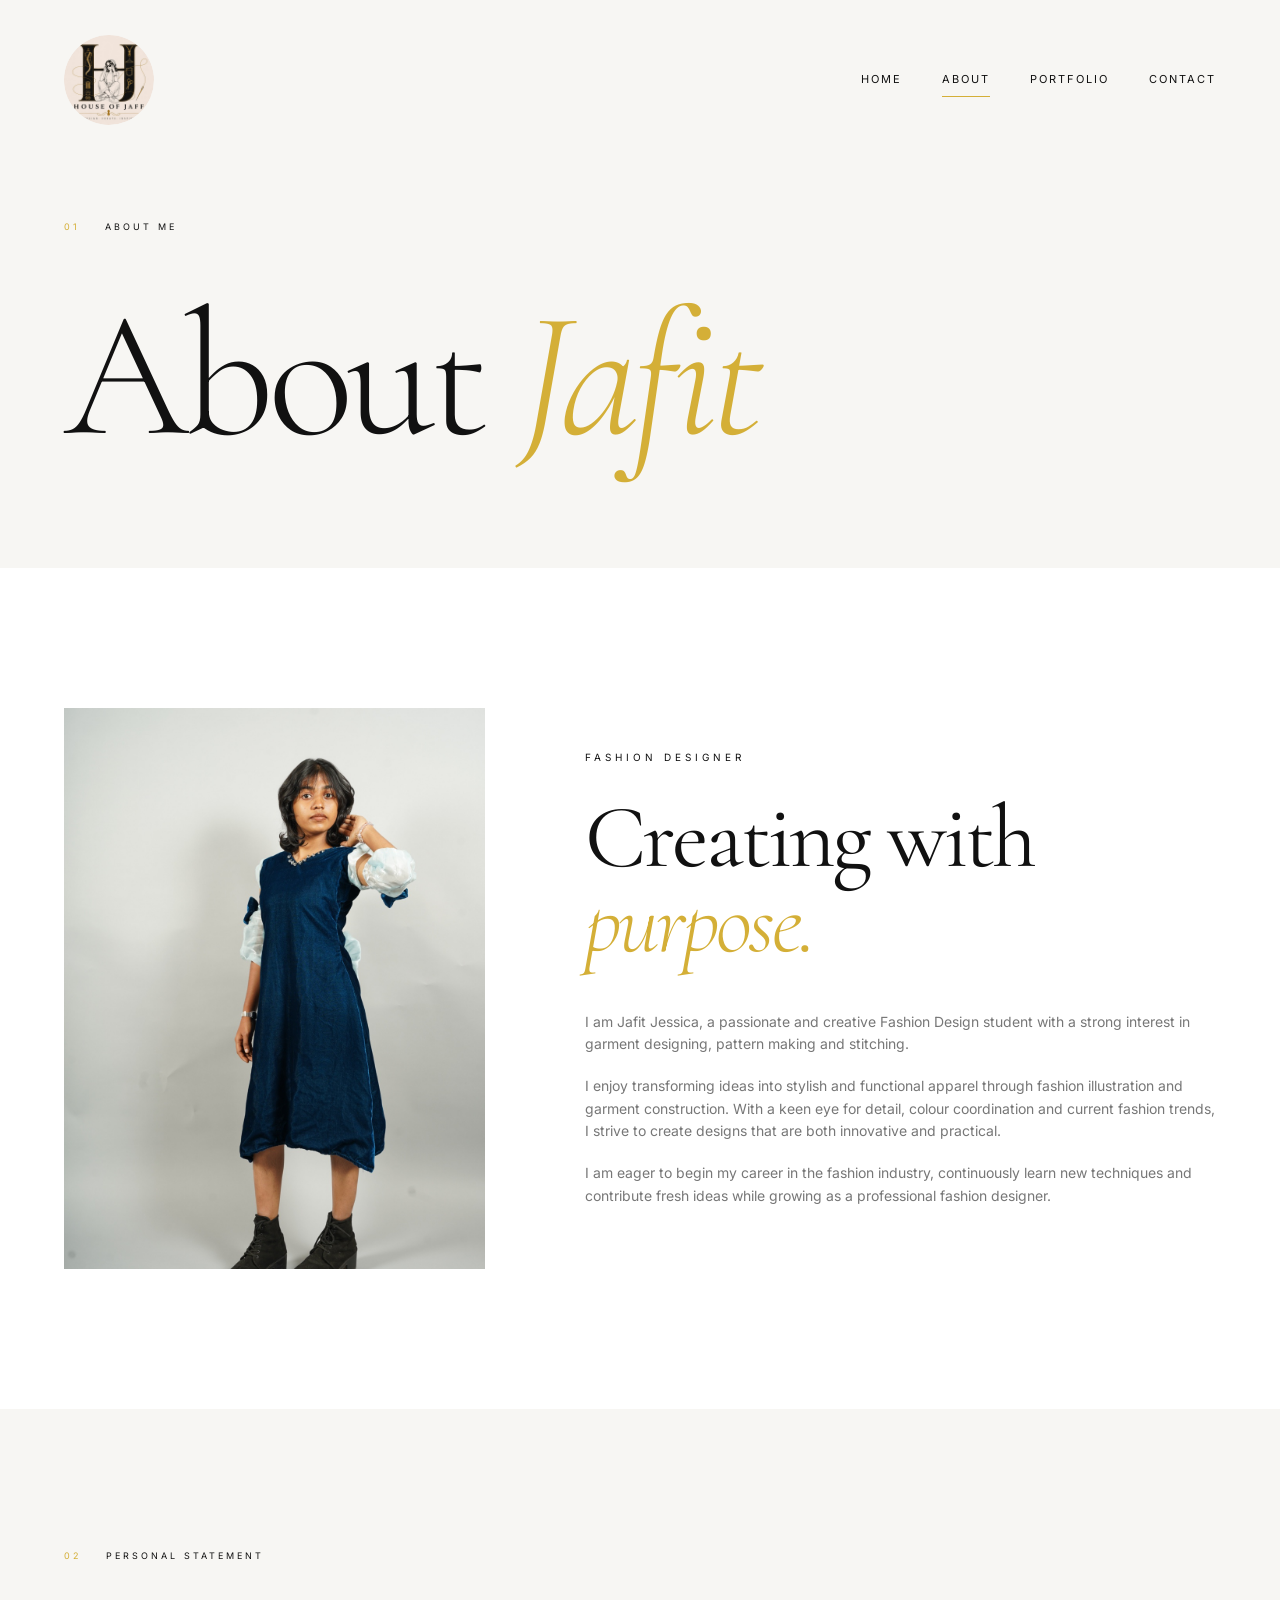
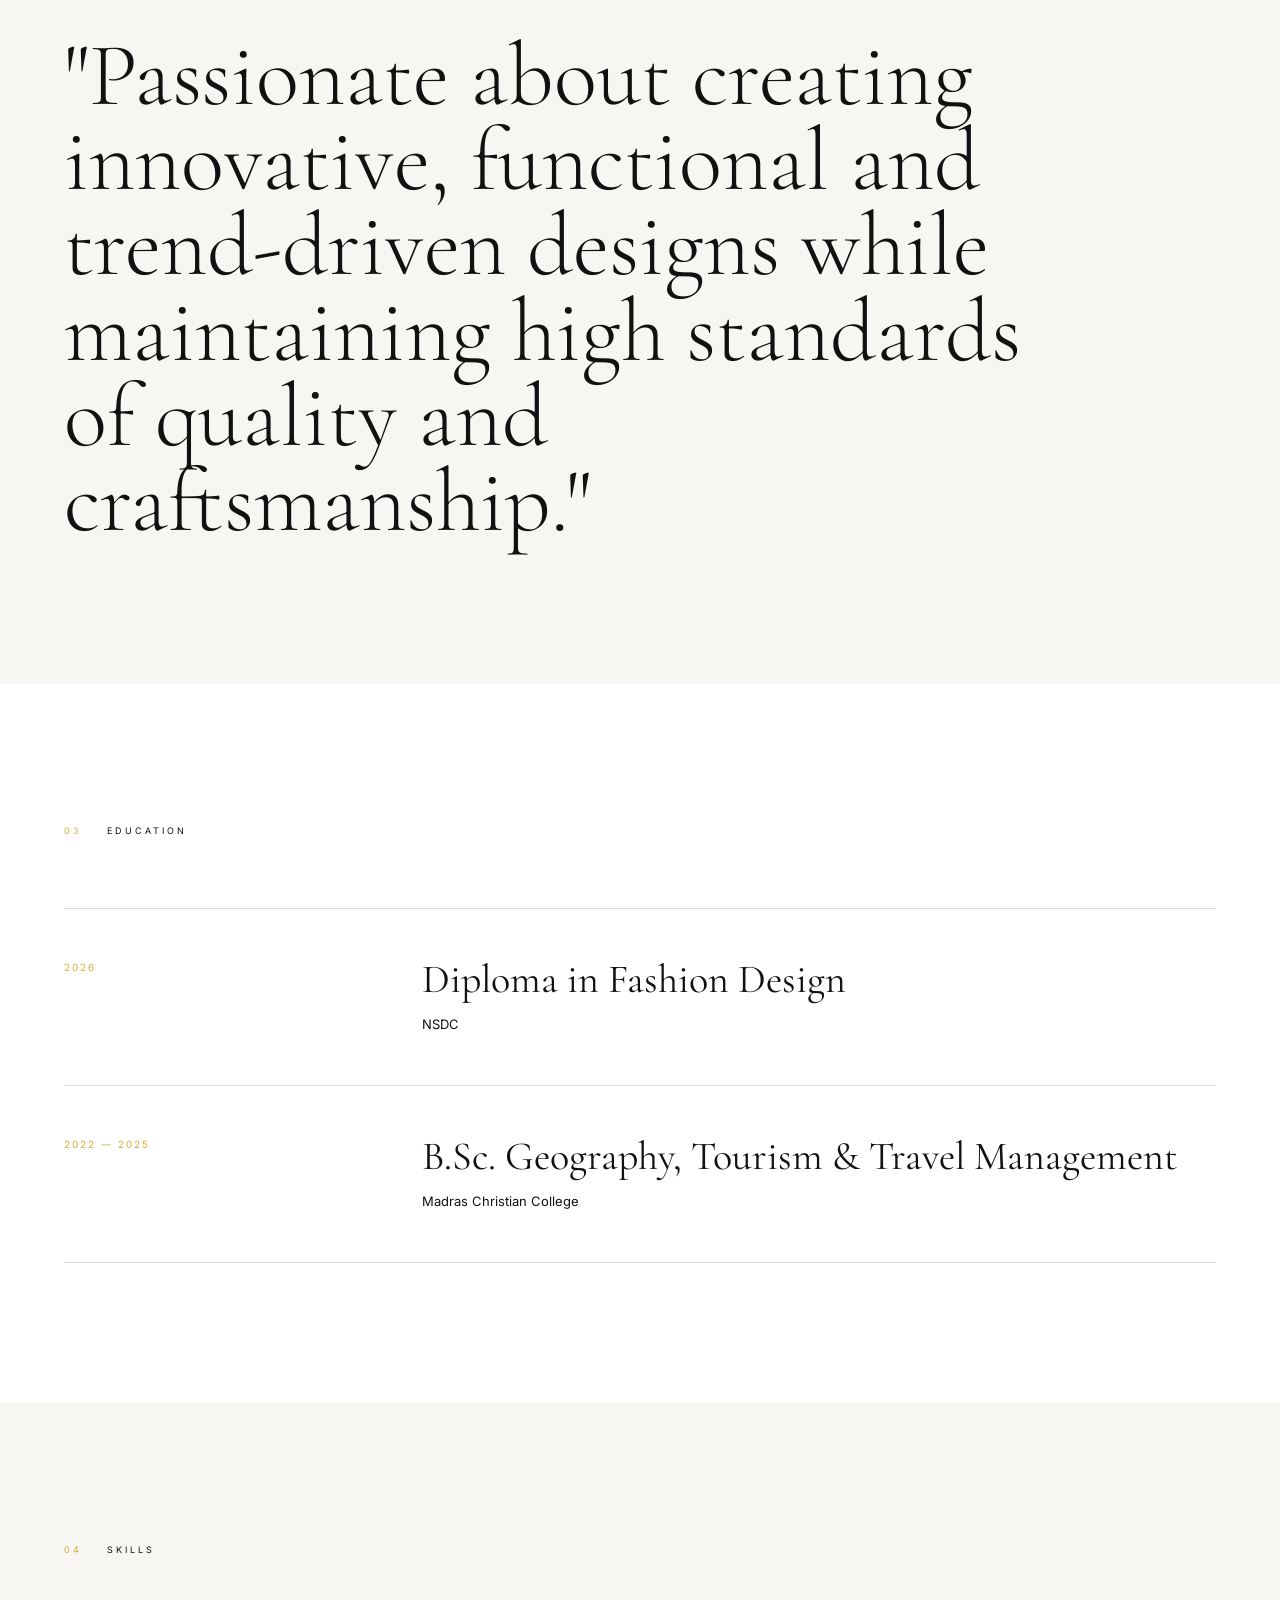
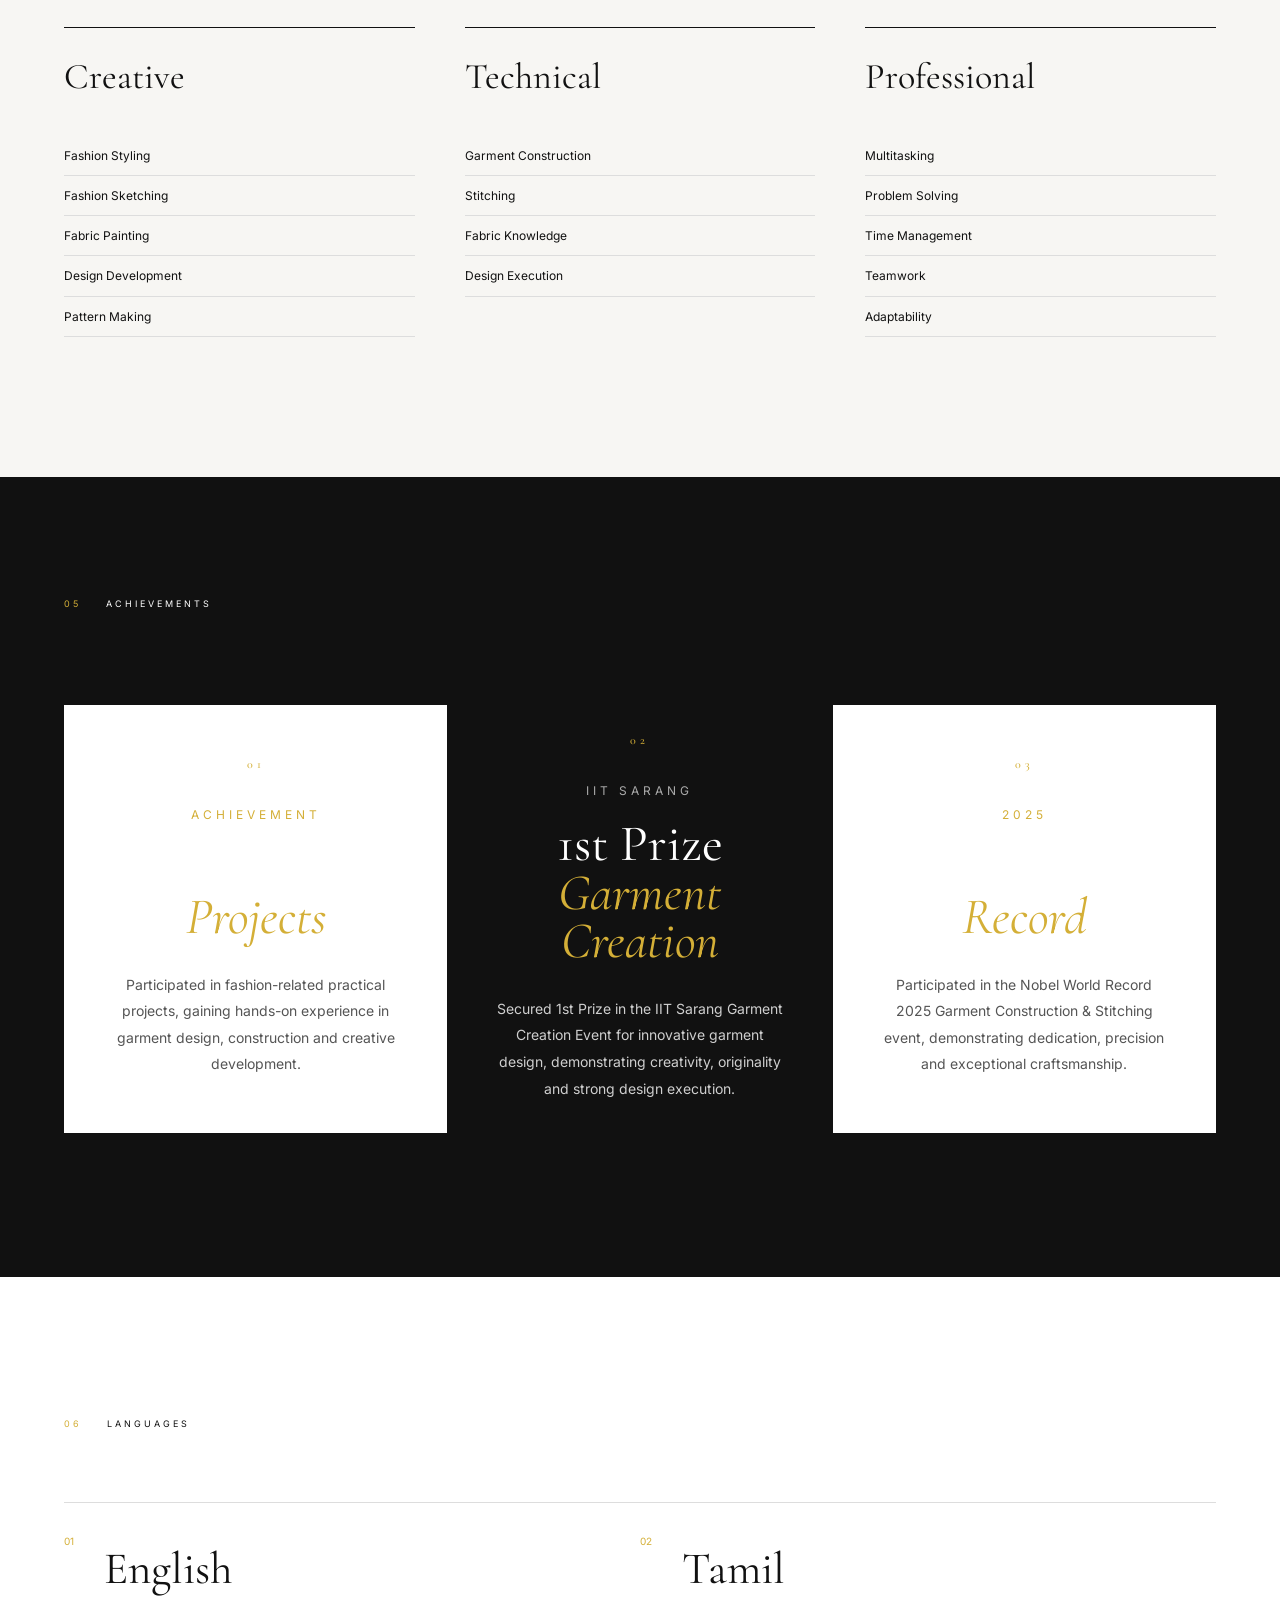
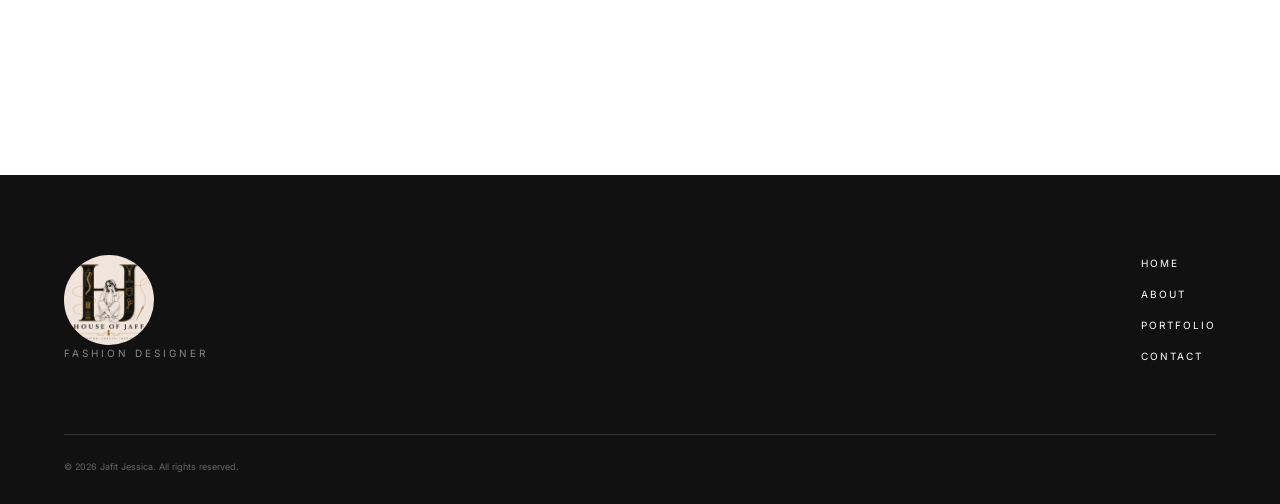
<file: about.html>
<!DOCTYPE html>
<html lang="en">

<head>

    <meta charset="UTF-8">

    <meta name="viewport"
          content="width=device-width, initial-scale=1.0">

    <meta name="description"
          content="About Jafit Jessica — Fashion Designer">

    <title>About | Jafit Jessica</title>

    <link rel="preconnect"
          href="https://fonts.googleapis.com">

    <link rel="preconnect"
          href="https://fonts.gstatic.com"
          crossorigin>

    <link href="https://fonts.googleapis.com/css2?family=Cormorant+Garamond:wght@300;400;500;600;700&family=Inter:wght@300;400;500;600&display=swap"
          rel="stylesheet">

    <link rel="stylesheet"
          href="css/style.css">

</head>


<body>


<!-- HEADER -->

<header class="header">

    <a href="index.html" class="logo">
       <img src="images/logo.jpeg" alt="House of Jaff">
    </a>

    <nav class="desktop-nav">

        <a href="index.html">
            Home
        </a>

        <a href="about.html" class="active">
            About
        </a>

        <a href="portfolio.html">
            Portfolio
        </a>

        <a href="contact.html">
            Contact
        </a>

    </nav>

    <button class="menu-toggle">

        <span></span>
        <span></span>

    </button>

</header>


<!-- MOBILE MENU -->

<div class="mobile-menu">

    <div class="mobile-menu-inner">

        <a href="index.html">
            Home
        </a>

        <a href="about.html">
            About
        </a>

        <a href="portfolio.html">
            Portfolio
        </a>

        <a href="contact.html">
            Contact
        </a>

    </div>

</div>


<main>


<!-- PAGE HERO -->

<section class="page-hero">

    <div class="container">

        <p class="section-label reveal">

            <span>01</span>
            <span>ABOUT ME</span>

        </p>

        <h1 class="page-title reveal">

            About
            <i>Jafit</i>

        </h1>

    </div>

</section>


<!-- ABOUT -->

<section class="about-section section-padding">

    <div class="container">

        <div class="about-grid">

            <div class="about-image reveal">

                <img
                    src="images/profile.jpg"
                    alt="Jafit Jessica">

            </div>


            <div class="about-content">

                <p class="eyebrow reveal">
                    FASHION DESIGNER
                </p>

                <h2 class="display-title reveal">

                    Creating with
                    <i>purpose.</i>

                </h2>

                <div class="about-text reveal">

                    <p>
                        I am Jafit Jessica, a passionate and
                        creative Fashion Design student with
                        a strong interest in garment designing,
                        pattern making and stitching.
                    </p>

                    <p>
                        I enjoy transforming ideas into stylish
                        and functional apparel through fashion
                        illustration and garment construction.
                        With a keen eye for detail, colour
                        coordination and current fashion trends,
                        I strive to create designs that are both
                        innovative and practical.
                    </p>

                    <p>
                        I am eager to begin my career in the
                        fashion industry, continuously learn
                        new techniques and contribute fresh
                        ideas while growing as a professional
                        fashion designer.
                    </p>

                </div>

            </div>

        </div>

    </div>

</section>


<!-- PERSONAL STATEMENT -->

<section class="personal-statement section-padding">

    <div class="container">

        <div class="section-label reveal">

            <span>02</span>

            <span>PERSONAL STATEMENT</span>

        </div>

        <blockquote class="big-quote reveal">

            "Passionate about creating
            innovative, functional and
            trend-driven designs while
            maintaining high standards
            of quality and craftsmanship."

        </blockquote>

    </div>

</section>


<!-- EDUCATION -->

<section class="education section-padding">

    <div class="container">

        <div class="section-label reveal">

            <span>03</span>
            <span>EDUCATION</span>

        </div>

        <div class="timeline">

            <div class="timeline-item reveal">

                <div class="timeline-year">
                    2026
                </div>

                <div class="timeline-content">

                    <h3>
                        Diploma in Fashion Design
                    </h3>

                    <p>
                        NSDC
                    </p>


                </div>

            </div>


            <div class="timeline-item reveal">

                <div class="timeline-year">
                    2022 — 2025
                </div>

                <div class="timeline-content">

                    <h3>
                        B.Sc. Geography,
                        Tourism & Travel Management
                    </h3>

                    <p>
                        Madras Christian College
                    </p>

                </div>

            </div>

        </div>

    </div>

</section>


<!-- SKILLS -->

<section class="about-skills section-padding">

    <div class="container">

        <div class="section-label reveal">

            <span>04</span>
            <span>SKILLS</span>

        </div>

        <div class="about-skills-grid">

            <div class="skill-column reveal">

                <h3>
                    Creative
                </h3>

                <ul>

                    <li>Fashion Styling</li>

                    <li>Fashion Sketching</li>

                    <li>Fabric Painting</li>

                    <li>Design Development</li>

                    <li>Pattern Making</li>

                </ul>

            </div>


            <div class="skill-column reveal">

                <h3>
                    Technical
                </h3>

                <ul>

                    <li>Garment Construction</li>

                    <li>Stitching</li>

                    <li>Fabric Knowledge</li>

                    <li>Design Execution</li>

                </ul>

            </div>


            <div class="skill-column reveal">

                <h3>
                    Professional
                </h3>

                <ul>

                    <li>Multitasking</li>

                    <li>Problem Solving</li>

                    <li>Time Management</li>

                    <li>Teamwork</li>

                    <li>Adaptability</li>

                </ul>

            </div>

        </div>

    </div>

</section>


<!-- ACHIEVEMENT -->

<section class="about-achievement">

<div class="container">

    <div class="section-label reveal">

        <span>05</span>
        <span>ACHIEVEMENTS</span>

    </div>


    <div class="achievements-grid">


        <!-- Achievement 01 -->
        <div class="achievement-card reveal">

            <span class="achievement-number">
                01
            </span>

            <span class="achievement-year">
                ACHIEVEMENT
            </span>

            <h2>
                Fashion
                <i>Projects</i>
            </h2>

            <p>
                Participated in fashion-related practical
                projects, gaining hands-on experience in
                garment design, construction and creative
                development.
            </p>

        </div>


        <!-- Achievement 02 -->
        <div class="achievement-card achievement-featured reveal">

            <span class="achievement-number">
                02
            </span>

            <span class="achievement-year">
                IIT SARANG
            </span>

            <h2>
                1st Prize
                <i>Garment Creation</i>
            </h2>

            <p>
                Secured 1st Prize in the IIT Sarang Garment
                Creation Event for innovative garment design,
                demonstrating creativity, originality and
                strong design execution.
            </p>

        </div>


        <!-- Achievement 03 -->
        <div class="achievement-card reveal">

            <span class="achievement-number">
                03
            </span>

            <span class="achievement-year">
                2025
            </span>

            <h2>
                Nobel World
                <i>Record</i>
            </h2>

            <p>
                Participated in the Nobel World Record 2025
                Garment Construction & Stitching event,
                demonstrating dedication, precision and
                exceptional craftsmanship.
            </p>

        </div>


    </div>

</div>

</section>


<!-- LANGUAGES -->

<section class="languages section-padding">

    <div class="container">

        <div class="section-label reveal">

            <span>06</span>
            <span>LANGUAGES</span>

        </div>

        <div class="language-grid">

            <div class="language reveal">
                <span>01</span>
                <h3>English</h3>
            </div>

            <div class="language reveal">
                <span>02</span>
                <h3>Tamil</h3>
            </div>

        </div>

    </div>

</section>


</main>


<!-- FOOTER -->

<footer class="footer">

    <div class="container">

        <div class="footer-top">

            <div class="footer-brand">

                <h2>
                   <img src="images/logo.jpeg" alt="House of Jaff">
                </h2>

                <p>
                    Fashion Designer
                </p>

            </div>

            <div class="footer-links">

                <a href="index.html">
                    Home
                </a>

                <a href="about.html">
                    About
                </a>

                <a href="portfolio.html">
                    Portfolio
                </a>

                <a href="contact.html">
                    Contact
                </a>

            </div>

        </div>

        <div class="footer-bottom">

            <p>
                © 2026 Jafit Jessica.
                All rights reserved.
            </p>

        </div>

    </div>

</footer>


<script src="js/script.js"></script>

</body>

</html>
</file>
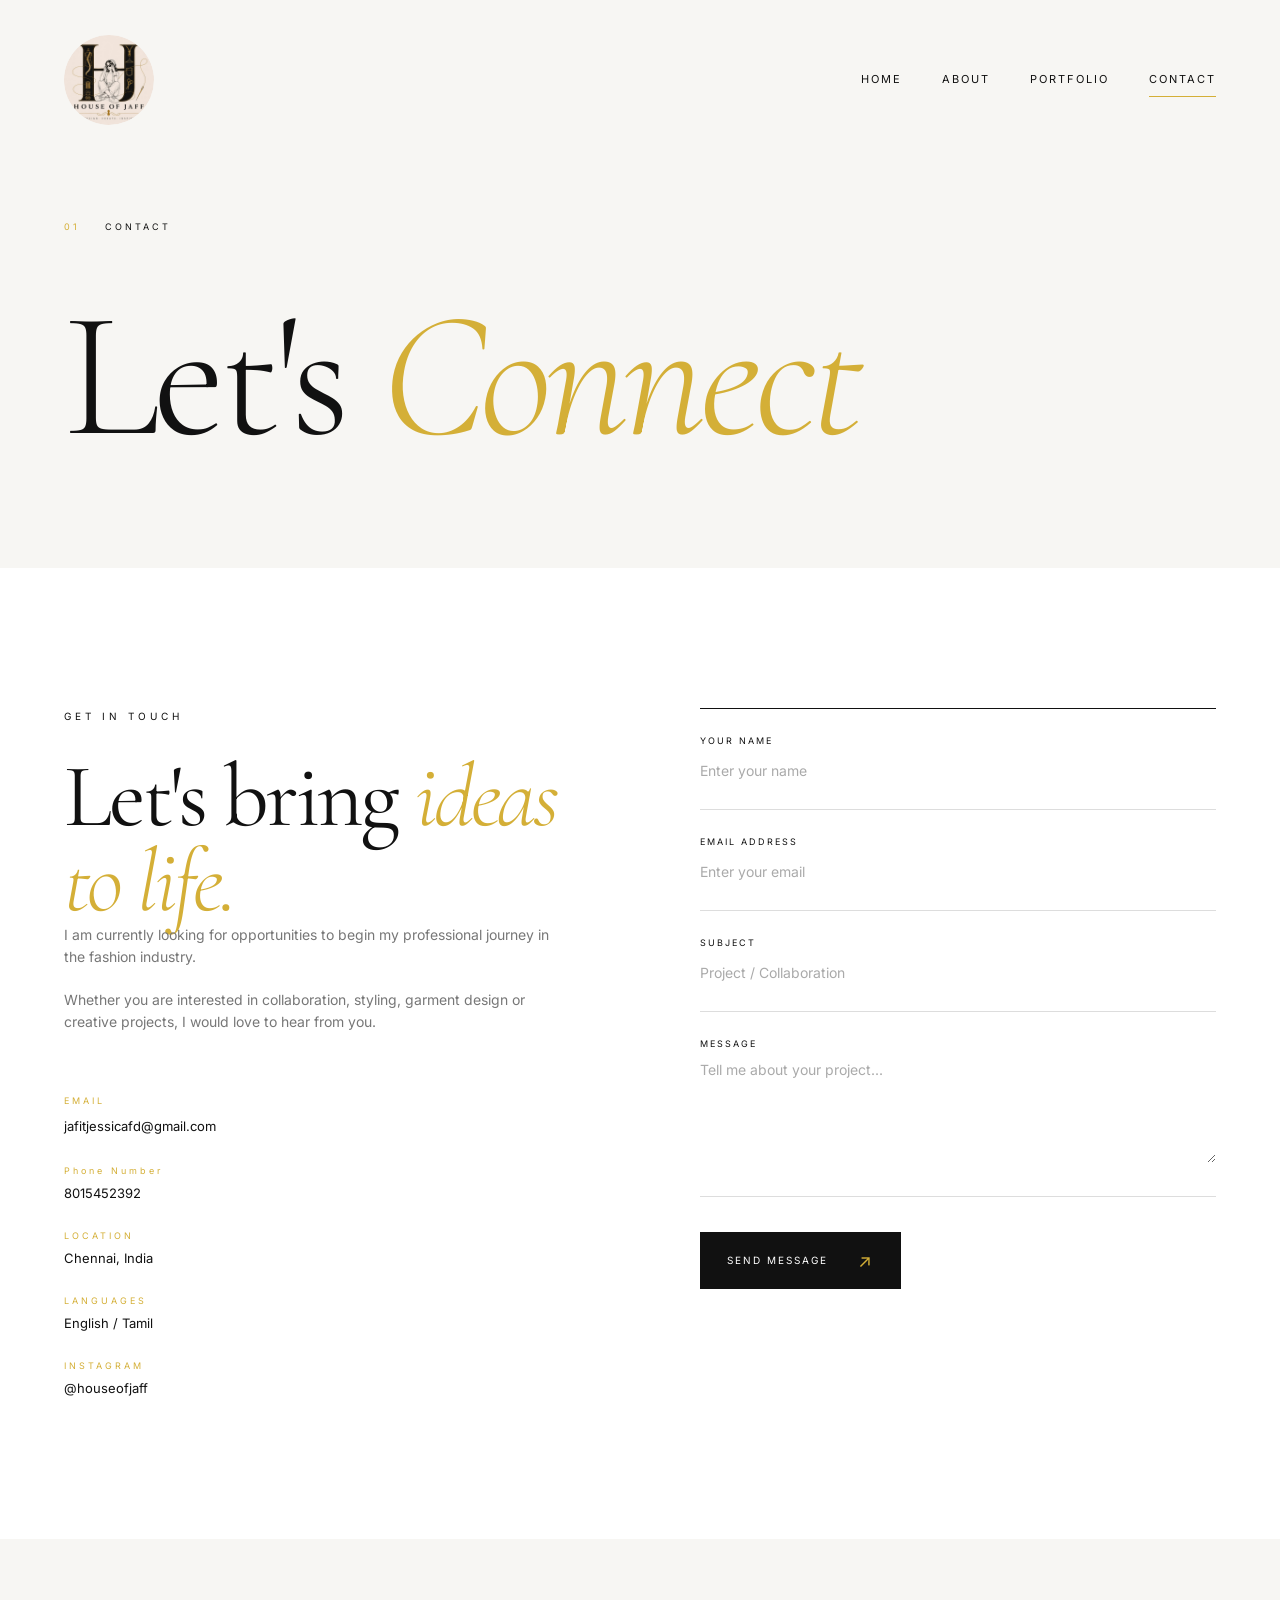
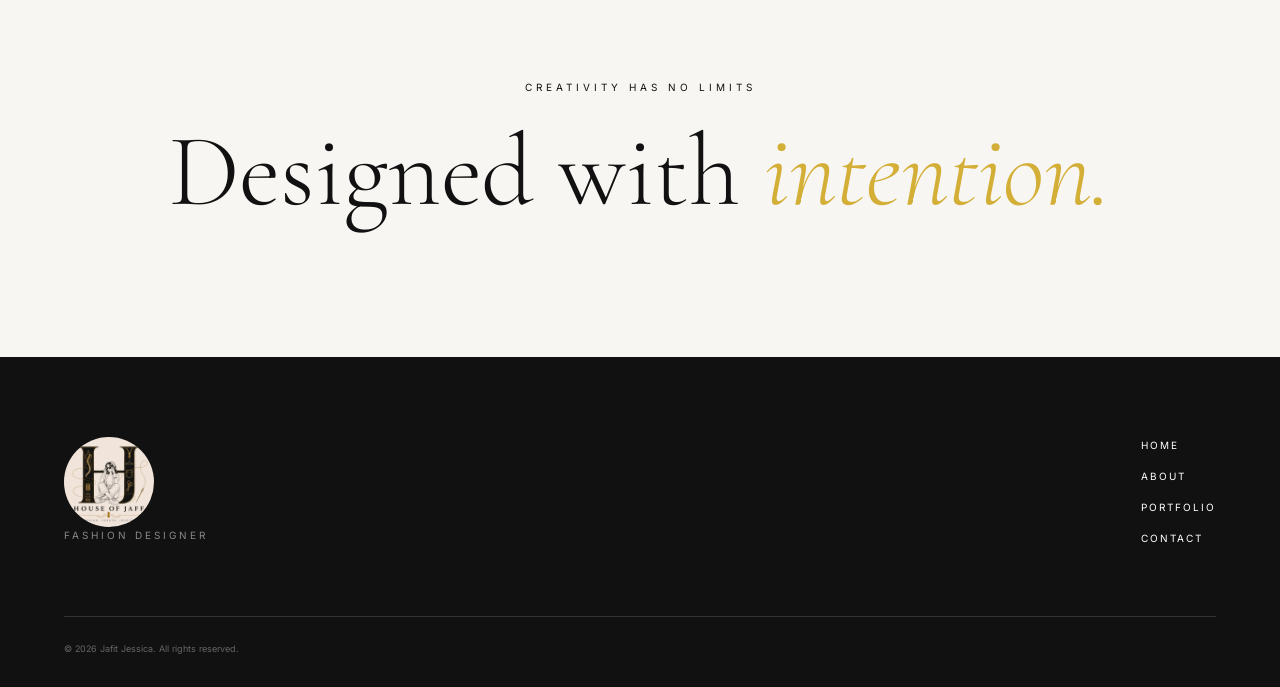
<file: contact.html>
<!DOCTYPE html>
<html lang="en">

<head>

    <meta charset="UTF-8">

    <meta name="viewport"
          content="width=device-width, initial-scale=1.0">

    <meta name="description"
          content="Contact Jafit Jessica — Fashion Designer">

    <title>Contact | Jafit Jessica</title>

    <link rel="preconnect"
          href="https://fonts.googleapis.com">

    <link rel="preconnect"
          href="https://fonts.gstatic.com"
          crossorigin>

    <link href="https://fonts.googleapis.com/css2?family=Cormorant+Garamond:wght@300;400;500;600;700&family=Inter:wght@300;400;500;600&display=swap"
          rel="stylesheet">

    <link rel="stylesheet"
          href="css/style.css">

</head>


<body>


<header class="header">

    <a href="index.html" class="logo">
       <img src="images/logo.jpeg" alt="House of Jaff">
    </a>

    <nav class="desktop-nav">

        <a href="index.html">
            Home
        </a>

        <a href="about.html">
            About
        </a>

        <a href="portfolio.html">
            Portfolio
        </a>

        <a href="contact.html" class="active">
            Contact
        </a>

    </nav>

    <button class="menu-toggle">

        <span></span>
        <span></span>

    </button>

</header>


<div class="mobile-menu">

    <div class="mobile-menu-inner">

        <a href="index.html">
            Home
        </a>

        <a href="about.html">
            About
        </a>

        <a href="portfolio.html">
            Portfolio
        </a>

        <a href="contact.html">
            Contact
        </a>

    </div>

</div>


<main>


<section class="page-hero contact-hero">

    <div class="container">

        <p class="section-label reveal">

            <span>01</span>
            <span>CONTACT</span>

        </p>

        <h1 class="page-title reveal">

            Let's
            <i>Connect</i>

        </h1>

    </div>

</section>


<section class="contact-section section-padding">

    <div class="container">

        <div class="contact-grid">


            <div class="contact-intro">

                <p class="eyebrow reveal">
                    GET IN TOUCH
                </p>

                <h2 class="display-title reveal">

                    Let's bring
                    <i>ideas to life.</i>

                </h2>

                <p class="reveal">

                    I am currently looking for opportunities
                    to begin my professional journey in the
                    fashion industry.

                </p>

                <p class="reveal">

                    Whether you are interested in collaboration,
                    styling, garment design or creative projects,
                    I would love to hear from you.

                </p>


                <div class="contact-details reveal">

                    <div>

                        <span>
                            EMAIL
                        </span>

                        <a href="mailto:your@email.com">
                            jafitjessicafd@gmail.com
                        </a>

                    </div>

                                        <div>

                        <span>
                            Phone Number
                        </span>

                        <p>
                           8015452392
                        </p>

                    </div>


                    <div>

                        <span>
                            LOCATION
                        </span>

                        <p>
                            Chennai, India
                        </p>

                    </div>


                    <div>

                        <span>
                            LANGUAGES
                        </span>

                        <p>
                            English / Tamil
                        </p>

                    </div>

                    <div>

                        <span>
                            INSTAGRAM
                        </span>

                        <p>
                            <a href="https://www.instagram.com/houseofjaff?igsh=Ym43azBmMzF1N3Fp"
                               target="_blank">
                                @houseofjaff
                            </a>
                        </p>

                    </div>

                </div>

            </div>


            <div class="contact-form-wrapper reveal">

                <form class="contact-form"
                      id="contactForm">

                    <div class="form-group">

                        <label for="name">
                            Your Name
                        </label>

                        <input
                            type="text"
                            id="name"
                            name="name"
                            placeholder="Enter your name"
                            required>

                    </div>


                    <div class="form-group">

                        <label for="email">
                            Email Address
                        </label>

                        <input
                            type="email"
                            id="email"
                            name="email"
                            placeholder="Enter your email"
                            required>

                    </div>


                    <div class="form-group">

                        <label for="subject">
                            Subject
                        </label>

                        <input
                            type="text"
                            id="subject"
                            name="subject"
                            placeholder="Project / Collaboration">

                    </div>


                    <div class="form-group">

                        <label for="message">
                            Message
                        </label>

                        <textarea
                            id="message"
                            name="message"
                            rows="6"
                            placeholder="Tell me about your project..."
                            required></textarea>

                    </div>


                    <button type="submit"
                            class="luxury-button dark">

                        Send Message

                        <span>↗</span>

                    </button>

                    <p class="form-status"
                       id="formStatus">
                    </p>

                </form>

            </div>

        </div>

    </div>

</section>


<section class="contact-quote">

    <div class="container">

        <p class="reveal">
            CREATIVITY HAS NO LIMITS
        </p>

        <h2 class="reveal">

            Designed with
            <i>intention.</i>

        </h2>

    </div>

</section>


</main>


<footer class="footer">

    <div class="container">

        <div class="footer-top">

            <div class="footer-brand">

                <h2>
                   <img src="images/logo.jpeg" alt="House of Jaff">
                </h2>

                <p>
                    Fashion Designer
                </p>

            </div>

            <div class="footer-links">

                <a href="index.html">
                    Home
                </a>

                <a href="about.html">
                    About
                </a>

                <a href="portfolio.html">
                    Portfolio
                </a>

                <a href="contact.html">
                    Contact
                </a>

            </div>

        </div>

        <div class="footer-bottom">

            <p>
                © 2026 Jafit Jessica.
                All rights reserved.
            </p>

        </div>

    </div>

</footer>


<script src="js/script.js"></script>

</body>

</html>
</file>
<file: css/style.css>
/* =====================================================
   JAFIT JESSICA
   LUXURY FASHION PORTFOLIO
===================================================== */


/* ================= ROOT ================= */

:root {

    --black: #111111;
    --white: #ffffff;
    --gold: #d4af37;

    --light: #f7f6f3;
    --gray: #777777;
    --border: #dddddd;

    --serif:
        "Cormorant Garamond",
        Georgia,
        serif;

    --sans:
        "Inter",
        Arial,
        sans-serif;

    --transition:
        0.5s cubic-bezier(0.22,
            1,
            0.36,
            1);

}


/* ================= RESET ================= */

* {

    margin: 0;
    padding: 0;

    box-sizing: border-box;

}


html {

    scroll-behavior: smooth;

}


body {

    font-family: var(--sans);

    color: var(--black);

    background: var(--white);

    line-height: 1.6;

    overflow-x: hidden;

}


body.menu-open {

    overflow: hidden;

}


img {

    width: 100%;

    display: block;

}


a {

    color: inherit;

    text-decoration: none;

}


button,
input,
textarea {

    font-family: inherit;

}


button {

    cursor: pointer;

    border: none;

}


/* ================= PRELOADER ================= */

.preloader {

    position: fixed;

    inset: 0;

    background: var(--black);

    z-index: 9999;

    display: flex;

    align-items: center;

    justify-content: center;

    transition:
        opacity 0.8s ease,
        visibility 0.8s ease;

}


.preloader.hide {

    opacity: 0;

    visibility: hidden;

}


.preloader-inner {

    display: flex;

    gap: 8px;

    color: var(--white);

    font-family: var(--serif);

    font-size: 48px;

}


.preloader-inner span:last-child {

    color: var(--gold);

}


/* ================= HEADER ================= */

.header {

    position: absolute;

    top: 0;
    left: 0;

    width: 100%;

    z-index: 100;

    display: flex;

    align-items: center;

    justify-content: space-between;

    padding: 35px 5%;

    color: var(--white);

}


.logo {
    display: flex;
    align-items: center;
    justify-content: center;
    text-decoration: none;
    width: 90px;
    height: 90px;
    flex-shrink: 0;
    border-radius: 50%;
    overflow: hidden;
}

.logo img {
    display: block;
    width: 100%;
    height: 100%;
    object-fit: cover;
    border-radius: 50%;
}

.logo span {

    color: var(--gold);

}


.desktop-nav {

    display: flex;

    gap: 40px;
    color: var(--black);

}


.desktop-nav a {

    position: relative;

    font-size: 11px;

    letter-spacing: 2px;

    text-transform: uppercase;

    transition: var(--transition);

}


.desktop-nav a::after {

    content: "";

    position: absolute;

    bottom: -8px;

    left: 0;

    width: 0;

    height: 1px;

    background: var(--gold);

    transition: var(--transition);

}


.desktop-nav a:hover::after,
.desktop-nav a.active::after {

    width: 100%;

}


/* ================= MENU BUTTON ================= */

.menu-toggle {

    display: none;

    width: 42px;

    height: 42px;

    background: white;

    border-radius: 30%;

}


.menu-toggle span {

    display: block;

    width: 26px;

    height: 1px;

    background: currentColor;

    margin: 6px auto;

    transition: var(--transition);

}


/* ================= MOBILE MENU ================= */

.mobile-menu {

    position: fixed;

    inset: 0;

    z-index: 90;

    background: var(--black);

    color: var(--white);

    transform: translateY(-100%);

    transition: var(--transition);

}


.mobile-menu.active {

    transform: translateY(0);

}


.mobile-menu-inner {

    height: 100%;

    display: flex;

    flex-direction: column;

    justify-content: center;

    align-items: center;

    gap: 25px;

}


.mobile-menu a {

    font-family: var(--serif);

    font-size: 48px;

    font-weight: 400;

}


/* ================= CONTAINER ================= */

.container {

    width: min(1200px, 90%);

    margin: auto;

}


.section-padding {

    padding: 140px 0;

}


/* ================= HERO ================= */

.hero {

    min-height: 100vh;

    position: relative;

    display: flex;

    align-items: center;

    color: var(--white);

    overflow: hidden;

}


.hero-image {

    position: absolute;

    inset: 0;

}


.hero-image img {

    height: 100%;

    object-fit: cover;

    animation: heroZoom 12s ease-out forwards;

}


@keyframes heroZoom {

    from {
        transform: scale(1.08);
    }

    to {
        transform: scale(1);
    }

}


.hero-overlay {

    position: absolute;

    inset: 0;

    background:
        linear-gradient(90deg,
            rgba(0, 0, 0, .75),
            rgba(0, 0, 0, .25),
            rgba(0, 0, 0, .15));

}


.hero-content {

    position: relative;

    z-index: 2;

    width: min(1200px, 90%);

    margin: auto;

    padding-top: 80px;

}


.hero-small {

    font-size: 11px;

    letter-spacing: 5px;

    margin-bottom: 25px;

}


.hero-title {

    font-family: var(--serif);

    font-size: clamp(90px,
            15vw,
            220px);

    font-weight: 300;

    line-height: .72;

    letter-spacing: -7px;

}


.hero-title .line {

    display: block;

}


.hero-title .line:nth-child(2) {

    margin-left: 12vw;

    color: var(--gold);

}


.hero-description {

    max-width: 400px;

    margin-top: 60px;

    font-size: 14px;

    line-height: 1.8;

    color: rgba(255, 255, 255, .8);

}


.hero-description em {

    color: var(--white);

    font-family: var(--serif);

    font-size: 20px;

}


.hero-scroll {

    position: absolute;

    bottom: 40px;

    left: 5%;

    display: flex;

    align-items: center;

    gap: 20px;

    font-size: 9px;

    letter-spacing: 3px;

}


.scroll-line {

    width: 70px;

    height: 1px;

    background: var(--white);

}


/* ================= BUTTON ================= */

.luxury-button {

    display: inline-flex;

    align-items: center;

    gap: 30px;

    margin-top: 35px;

    padding: 17px 26px;

    border: 1px solid rgba(255, 255, 255, .5);

    color: var(--white);

    text-transform: uppercase;

    letter-spacing: 2px;

    font-size: 10px;

    transition: var(--transition);

}


.luxury-button span {

    font-size: 18px;

    color: var(--gold);

    transition: var(--transition);

}


.luxury-button:hover {

    background: var(--white);

    color: var(--black);

}


.luxury-button:hover span {

    transform: translate(5px, -5px);

}


.luxury-button.dark {

    background: var(--black);

    color: var(--white);

    border-color: var(--black);

}


.luxury-button.dark:hover {

    background: var(--gold);

    border-color: var(--gold);

    color: var(--black);

}


/* ================= TYPOGRAPHY ================= */

.display-title {

    font-family: var(--serif);

    font-weight: 400;

    font-size: clamp(50px,
            7vw,
            100px);

    line-height: .95;

    letter-spacing: -3px;

}


.display-title i {

    color: var(--gold);

    font-weight: 300;

}


.section-label {

    display: flex;

    gap: 25px;

    align-items: center;

    font-size: 9px;

    letter-spacing: 3px;

    margin-bottom: 70px;

}


.section-label span:first-child {

    color: var(--gold);

}


.section-heading {

    margin-bottom: 80px;

}


/* ================= INTRO ================= */

.intro {

    background: var(--white);

}


.intro-grid {

    display: grid;

    grid-template-columns:
        1.3fr .7fr;

    gap: 100px;

}


.intro-text {

    padding-top: 20px;

}


.intro-text p {

    color: var(--gray);

    font-size: 14px;

    margin-bottom: 25px;

}


.text-link {

    display: inline-flex;

    gap: 15px;

    padding-bottom: 8px;

    border-bottom: 1px solid var(--black);

    font-size: 11px;

    text-transform: uppercase;

    letter-spacing: 2px;

    margin-top: 15px;

}


/* ================= FEATURED ================= */

.featured {

    background: var(--light);

}


.featured-grid {

    display: grid;

    grid-template-columns:
        1.35fr .65fr;

    gap: 30px;

    align-items: start;

}


.fashion-card:nth-child(3) {

    grid-column: 2;

}


.fashion-card a {

    display: block;

}


.image-wrapper {

    position: relative;

    overflow: hidden;

}


.image-wrapper img {

    aspect-ratio: 4 / 5;

    object-fit: cover;

    transition:
        transform 1s cubic-bezier(.2, .8, .2, 1);

}


.card-large .image-wrapper img {

    aspect-ratio: 4 / 5.5;

}


.fashion-card:hover img {

    transform: scale(1.05);

}


.image-number {

    position: absolute;

    top: 20px;

    left: 20px;

    color: var(--white);

    font-family: var(--serif);

    font-size: 20px;

}


.image-arrow {

    position: absolute;

    right: 20px;

    bottom: 20px;

    width: 45px;

    height: 45px;

    border-radius: 50%;

    background: var(--white);

    display: flex;

    align-items: center;

    justify-content: center;

    transition: var(--transition);

}


.fashion-card:hover .image-arrow {

    background: var(--gold);

    transform: rotate(45deg);

}


.card-info {

    padding: 20px 0 40px;

}


.card-info h3 {

    font-family: var(--serif);

    font-size: 28px;

    font-weight: 500;

}


.card-info p {

    color: var(--gray);

    font-size: 10px;

    text-transform: uppercase;

    letter-spacing: 2px;

}


/* ================= CENTER BUTTON ================= */

.center-button {

    text-align: center;

    margin-top: 60px;

}


.outline-button {

    display: inline-block;

    border: 1px solid var(--black);

    padding: 16px 30px;

    font-size: 10px;

    letter-spacing: 2px;

    text-transform: uppercase;

    transition: var(--transition);

}


.outline-button:hover {

    background: var(--black);

    color: var(--white);

}


/* ================= STATEMENT ================= */

.statement {

    min-height: 75vh;

    position: relative;

    display: flex;

    align-items: center;

    justify-content: center;

    text-align: center;

    background:
        url("../images/work-04.jpg") center/cover no-repeat;

    color: var(--white);

}


.statement-overlay {

    position: absolute;

    inset: 0;

    background: rgba(0, 0, 0, .65);

}


.statement-content {

    position: relative;

    z-index: 2;

    width: min(900px, 90%);

}


.statement-content p {

    font-size: 10px;

    letter-spacing: 4px;

    margin-bottom: 40px;

}


.statement-content h2 {

    font-family: var(--serif);

    font-weight: 300;

    font-size: clamp(50px,
            7vw,
            100px);

    line-height: .95;

}


.statement-content i {

    color: var(--gold);

}


/* ================= SKILLS ================= */

.skills {

    background: var(--white);

}


.skills-grid {

    display: grid;

    grid-template-columns:
        .8fr 1.2fr;

    gap: 100px;

}


.skills-list {

    border-top: 1px solid var(--border);

}


.skill-item {

    display: grid;

    grid-template-columns:
        50px 1fr;

    align-items: center;

    padding: 22px 0;

    border-bottom: 1px solid var(--border);

    transition: var(--transition);

}


.skill-item span {

    color: var(--gold);

    font-size: 10px;

}


.skill-item h3 {

    font-family: var(--serif);

    font-size: 30px;

    font-weight: 400;

}


.skill-item:hover {

    padding-left: 15px;

}


/* ================= ACHIEVEMENT ================= */

.achievement {

    background: var(--black);

    color: var(--white);

    padding: 120px 5%;

}


.achievement-inner {

    max-width: 1200px;

    margin: auto;

    display: grid;

    grid-template-columns: .4fr 1fr;

    gap: 80px;

    align-items: center;

}


.achievement-number {

    font-family: var(--serif);

    font-size: clamp(100px,
            15vw,
            220px);

    color: var(--gold);

    line-height: .8;

}


.achievement-content>span {

    font-size: 10px;

    letter-spacing: 4px;

}


.achievement-content h2 {

    font-family: var(--serif);

    font-size: clamp(60px,
            8vw,
            110px);

    font-weight: 300;

    line-height: .9;

    margin: 25px 0;

}


.achievement-content h2 i {

    color: var(--gold);

}


.achievement-content p {

    max-width: 600px;

    color: #aaa;

    font-size: 14px;

}


/* ================= CTA ================= */

.cta {

    text-align: center;

}


.cta-inner {

    display: flex;

    flex-direction: column;

    align-items: center;

}


.cta-inner>p {

    font-size: 10px;

    letter-spacing: 4px;

    margin-bottom: 30px;

}


/* ================= FOOTER ================= */

.footer {

    background: var(--black);

    color: var(--white);

    padding: 80px 0 30px;

}


.footer-top {

    display: flex;

    justify-content: space-between;

    gap: 50px;

    padding-bottom: 70px;

}


.footer-brand h2 {

    font-family: var(--serif);

    font-size: 60px;

    font-weight: 400;

}


.footer-brand h2 span {

    color: var(--gold);

}


.footer-brand p {

    color: #888;

    font-size: 10px;

    text-transform: uppercase;

    letter-spacing: 3px;

}


.footer-links {

    display: flex;

    flex-direction: column;

    gap: 15px;

    font-size: 10px;

    text-transform: uppercase;

    letter-spacing: 2px;

}


.footer-links a {

    transition: var(--transition);

}


.footer-links a:hover {

    color: var(--gold);

}


.footer-bottom {

    border-top: 1px solid #333;

    padding-top: 25px;

    display: flex;

    justify-content: space-between;

    color: #666;

    font-size: 9px;

}


/* ================= PAGE HERO ================= */

.page-hero {

    padding: 220px 0 120px;

    background: var(--light);

}


.page-title {

    font-family: var(--serif);

    font-size: clamp(90px,
            14vw,
            190px);

    font-weight: 300;

    line-height: .8;

    letter-spacing: -6px;

}


.page-title i {

    color: var(--gold);

}


.page-intro {

    max-width: 550px;

    color: var(--gray);

    font-size: 14px;

    margin-top: 60px;

}


/* ================= ABOUT ================= */

.about-grid {

    display: grid;

    grid-template-columns:
        .8fr 1.2fr;

    gap: 100px;

    align-items: center;

}


.about-image {

    overflow: hidden;

}


.about-image img {

    aspect-ratio: 3 / 4;

    object-fit: cover;

}


.eyebrow {

    font-size: 10px;

    letter-spacing: 4px;

    margin-bottom: 30px;

}


.about-text {

    margin-top: 45px;

}


.about-text p {

    color: var(--gray);

    font-size: 14px;

    margin-bottom: 20px;

}


/* ================= BIG QUOTE ================= */

.personal-statement {

    background: var(--light);

}


.big-quote {

    max-width: 1000px;

    font-family: var(--serif);

    font-size: clamp(50px,
            7vw,
            100px);

    line-height: .95;

    font-weight: 300;

}


/* ================= TIMELINE ================= */

.timeline {

    border-top: 1px solid var(--border);

}


.timeline-item {

    display: grid;

    grid-template-columns:
        .35fr 1fr;

    gap: 80px;

    padding: 50px 0;

    border-bottom: 1px solid var(--border);

}


.timeline-year {

    font-size: 10px;

    letter-spacing: 2px;

    color: var(--gold);

}


.timeline-content h3 {

    font-family: var(--serif);

    font-size: 40px;

    font-weight: 400;

    line-height: 1;

}


.timeline-content p {

    margin-top: 15px;

    font-size: 13px;

}


.timeline-content span {

    display: block;

    color: var(--gray);

    font-size: 10px;

    margin-top: 5px;

}


/* ================= ABOUT SKILLS ================= */

.about-skills {

    background: var(--light);

}


.about-skills-grid {

    display: grid;

    grid-template-columns:
        repeat(3, 1fr);

    gap: 50px;

}


.skill-column {

    border-top: 1px solid var(--black);

    padding-top: 20px;

}


.skill-column h3 {

    font-family: var(--serif);

    font-size: 36px;

    font-weight: 400;

    margin-bottom: 30px;

}


.skill-column ul {

    list-style: none;

}


.skill-column li {

    font-size: 12px;

    padding: 10px 0;

    border-bottom: 1px solid var(--border);

}


/* ================= ABOUT ACHIEVEMENT ================= */

.about-achievement {

    padding: 120px 0;

    background: var(--black);

    color: var(--white);

}


.achievement-card {

    max-width: 850px;

    margin: auto;

    text-align: center;

}


.achievement-card>span {

    color: var(--gold);

    font-size: 12px;

    letter-spacing: 4px;

}


.achievement-card h2 {

    font-family: var(--serif);

    font-size: clamp(60px,
            9vw,
            120px);

    font-weight: 300;

    line-height: .9;

    margin: 30px 0;

}


.achievement-card h2 i {

    color: var(--gold);

}


.achievement-card p {

    color: #999;

    max-width: 600px;

    margin: auto;

}


/* ================= LANGUAGES ================= */

.language-grid {

    display: grid;

    grid-template-columns:
        repeat(2, 1fr);

}


.language {

    border-top: 1px solid var(--border);

    padding: 30px 0;

    display: flex;

    gap: 30px;

}


.language span {

    color: var(--gold);

    font-size: 10px;

}


.language h3 {

    font-family: var(--serif);

    font-size: 45px;

    font-weight: 400;

}


/* ================= PORTFOLIO ================= */

.portfolio-filter {

    display: flex;

    gap: 30px;

    border-bottom: 1px solid var(--border);

    padding-bottom: 20px;

    margin-bottom: 70px;

}


.filter-btn {

    background: transparent;

    font-size: 10px;

    text-transform: uppercase;

    letter-spacing: 2px;

    color: var(--gray);

    position: relative;

}


.filter-btn.active {

    color: var(--black);

}


.filter-btn.active::after {

    content: "";

    position: absolute;

    height: 1px;

    width: 100%;

    background: var(--gold);

    bottom: -21px;

    left: 0;

}


.portfolio-grid {

    display: grid;

    grid-template-columns:
        repeat(2, 1fr);

    gap: 30px;

}


.portfolio-item {

    transition:
        opacity .4s ease,
        transform .4s ease;

}


.portfolio-item.hidden {

    display: none;

}


.portfolio-item.large {

    grid-row: span 2;

}


.portfolio-image {

    position: relative;

    overflow: hidden;

    cursor: pointer;

}


.portfolio-image img {

    aspect-ratio: 4 / 5;

    object-fit: cover;

    transition:
        transform 1s cubic-bezier(.2, .8, .2, 1);

}


.portfolio-item.large img {

    aspect-ratio: 4 / 6;

}


.portfolio-item:hover img {

    transform: scale(1.05);

}


.portfolio-overlay {

    position: absolute;

    inset: 0;

    padding: 25px;

    display: flex;

    flex-direction: column;

    justify-content: flex-end;

    color: var(--white);

    background:
        linear-gradient(transparent,
            rgba(0, 0, 0, .75));

    opacity: 0;

    transition: var(--transition);

}


.portfolio-item:hover .portfolio-overlay {

    opacity: 1;

}


.portfolio-overlay span {

    color: var(--gold);

    font-size: 11px;

}


.portfolio-overlay h3 {

    font-family: var(--serif);

    font-size: 35px;

    font-weight: 400;

}


.portfolio-overlay p {

    font-size: 9px;

    text-transform: uppercase;

    letter-spacing: 2px;

}


/* ================= LIGHTBOX ================= */

.lightbox {

    position: fixed;

    inset: 0;

    z-index: 1000;

    background: rgba(0, 0, 0, .95);

    display: flex;

    align-items: center;

    justify-content: center;

    padding: 40px;

    opacity: 0;

    visibility: hidden;

    transition: var(--transition);

}


.lightbox.active {

    opacity: 1;

    visibility: visible;

}


.lightbox img {

    width: auto;

    max-width: 90%;

    max-height: 90vh;

    object-fit: contain;

}


.lightbox-close {

    position: absolute;

    top: 30px;

    right: 40px;

    color: var(--white);

    background: transparent;

    font-size: 40px;

}


/* ================= CONTACT ================= */

.contact-grid {

    display: grid;

    grid-template-columns:
        1fr 1fr;

    gap: 120px;

}


.contact-intro>p:not(.eyebrow) {

    color: var(--gray);

    max-width: 500px;

    margin-bottom: 20px;

    font-size: 14px;

}


.contact-details {

    margin-top: 60px;

    display: grid;

    gap: 25px;

}


.contact-details span {

    display: block;

    font-size: 9px;

    letter-spacing: 3px;

    color: var(--gold);

    margin-bottom: 5px;

}


.contact-details a,
.contact-details p {

    font-size: 13px;

}


/* ================= FORM ================= */

.contact-form {

    border-top: 1px solid var(--black);

}


.form-group {

    padding: 25px 0;

    border-bottom: 1px solid var(--border);

}


.form-group label {

    display: block;

    font-size: 9px;

    text-transform: uppercase;

    letter-spacing: 2px;

    margin-bottom: 10px;

}


.form-group input,
.form-group textarea {

    width: 100%;

    border: none;

    outline: none;

    background: transparent;

    font-size: 14px;

    resize: vertical;

}


.form-group input::placeholder,
.form-group textarea::placeholder {

    color: #aaa;

}


.form-status {

    margin-top: 20px;

    font-size: 12px;

    color: var(--gold);

}


/* ================= CONTACT QUOTE ================= */

.contact-quote {

    padding: 140px 0;

    text-align: center;

    background: var(--light);

}


.contact-quote p {

    font-size: 10px;

    letter-spacing: 4px;

    margin-bottom: 30px;

}


.contact-quote h2 {

    font-family: var(--serif);

    font-size: clamp(60px,
            8vw,
            110px);

    font-weight: 300;

    line-height: .9;

}


.contact-quote i {

    color: var(--gold);

}


/* ================= ANIMATIONS ================= */

.reveal {

    opacity: 0;

    transform: translateY(30px);

    transition:
        opacity .9s ease,
        transform .9s cubic-bezier(.22, 1, .36, 1);

}


.reveal.visible {

    opacity: 1;

    transform: translateY(0);

}


.delay {

    transition-delay: .2s;

}


/* ================= RESPONSIVE ================= */

@media (max-width: 900px) {

    .desktop-nav {

        display: none;

    }


    .menu-toggle {

        display: block;

    }


    .header {

        padding: 25px 5%;

    }


    .section-padding {

        padding: 90px 0;

    }


    .hero-title {

        font-size: clamp(75px,
                18vw,
                150px);

    }


    .intro-grid,
    .skills-grid,
    .about-grid,
    .contact-grid {

        grid-template-columns: 1fr;

        gap: 50px;

    }


    .featured-grid {

        grid-template-columns: 1fr;

    }


    .fashion-card:nth-child(3) {

        grid-column: auto;

    }


    .achievement-inner {

        grid-template-columns: 1fr;

        gap: 40px;

    }


    .achievement-number {

        font-size: 100px;

    }


    .about-skills-grid {

        grid-template-columns: 1fr;

        gap: 50px;

    }


    .portfolio-grid {

        grid-template-columns: 1fr;

    }


    .portfolio-item.large {

        grid-row: auto;

    }


    .portfolio-item.large img {

        aspect-ratio: 4 / 5;

    }


    .timeline-item {

        grid-template-columns: 1fr;

        gap: 15px;

    }


    .footer-top {

        flex-direction: column;

    }

}


@media (max-width: 600px) {

    .container {

        width: 88%;

    }


    .section-padding {

        padding: 75px 0;

    }


    .section-label {

        margin-bottom: 45px;

    }


    .display-title {

        font-size: 55px;

    }


    .hero-content {

        padding-top: 40px;

    }


    .hero-title {

        font-size: 85px;

        letter-spacing: -4px;

    }


    .hero-title .line:nth-child(2) {

        margin-left: 10vw;

    }


    .hero-scroll {

        display: none;

    }


    .page-hero {

        padding: 170px 0 90px;

    }


    .page-title {

        font-size: 90px;

    }


    .portfolio-filter {

        overflow-x: auto;

        gap: 25px;

    }


    .portfolio-filter::-webkit-scrollbar {

        display: none;

    }


    .footer-bottom {

        flex-direction: column;

        gap: 10px;

    }


    .language-grid {

        grid-template-columns: 1fr;

    }


    .lightbox {

        padding: 20px;

    }


    .lightbox img {

        max-width: 95%;

    }

}

/* ================= FOOTER LOGO ================= */

.footer-brand h2 {
    margin: 0;
    padding: 0;
    line-height: 0;
}

.footer-brand h2 img {
    display: block;
    width: 90px;
    height: 90px;
    object-fit: cover;
    border-radius: 50%;
}

@media (max-width: 768px) {

    .logo {
        width: 70px;
        height: 70px;
    }

    .logo img {
        width: 70px;
        height: 70px;
    }

    .footer-brand h2 img {

        width: 70px;

        height: 70px;

    }

}

/* =========================================
   ACHIEVEMENTS
========================================= */

.achievements-grid {

    display: grid;

    grid-template-columns:
        repeat(3, 1fr);

    gap: 1px;

    background: rgba(17, 17, 17, 0.18);

    margin-top: 60px;
}


.achievement-card {

    position: relative;

    background: #ffffff;

    padding: 55px 45px;

    min-height: 390px;

    display: flex;

    flex-direction: column;

    justify-content: flex-start;

    transition:
        transform 0.5s ease,
        background 0.5s ease;

    overflow: hidden;
}


.achievement-card::before {

    content: "";

    position: absolute;

    top: 0;
    left: 0;

    width: 100%;
    height: 2px;

    background: #111111;

    transform: scaleX(0);

    transform-origin: left;

    transition:
        transform 0.5s ease;
}


.achievement-card:hover::before {

    transform: scaleX(1);

}


.achievement-card:hover {

    background: #f8f7f4;

    transform: translateY(-8px);

}


.achievement-number {

    font-family:
        "Cormorant Garamond",
        serif;

    font-size: 18px;

    font-weight: 500;

    margin-bottom: 35px;

}


.achievement-year {

    font-family: "Inter", sans-serif;

    font-size: 10px;

    letter-spacing: 0.2em;

    text-transform: uppercase;

    color: #777;

    margin-bottom: 20px;

}


.achievement-card h2 {

    font-family:
        "Cormorant Garamond",
        serif;

    font-size: clamp(
        36px,
        4vw,
        56px
    );

    line-height: 0.95;

    font-weight: 400;

    margin: 0 0 30px;

}


.achievement-card h2 i {

    display: block;

    font-weight: 400;

    font-style: italic;

}


.achievement-card p {

    font-family: "Inter", sans-serif;

    font-size: 14px;

    line-height: 1.9;

    color: #555;

    max-width: 420px;

    margin-top: auto;

}


/* Featured Achievement */

.achievement-featured {

    background: #111111;

    color: #ffffff;

}


.achievement-featured .achievement-year {

    color: #aaa;

}


.achievement-featured p {

    color: #cfcfcf;

}


.achievement-featured::before {

    background: #D4AF37;

}


.achievement-featured:hover {

    background: #171717;

}


/* =========================================
   MOBILE
========================================= */

@media (max-width: 900px) {

    .achievements-grid {

        grid-template-columns: 1fr;

        gap: 1px;

    }


    .achievement-card {

        min-height: 330px;

        padding: 45px 30px;

    }


    .achievement-card h2 {

        font-size: 42px;

    }

}


@media (max-width: 600px) {

    .achievement-card {

        padding: 40px 25px;

        min-height: 300px;

    }


    .achievement-card h2 {

        font-size: 38px;

    }


    .achievement-card p {

        font-size: 13px;

        line-height: 1.8;

    }

}

/* =========================================================
   LUXURY FASHION PRELOADER
   ========================================================= */

.preloader {
    position: fixed;
    inset: 0;
    z-index: 99999;

    width: 100%;
    height: 100vh;

    background: #111111;

    display: flex;
    align-items: center;
    justify-content: center;

    overflow: hidden;

    opacity: 1;
    visibility: visible;

    transition:
        opacity 1s cubic-bezier(0.77, 0, 0.18, 1),
        visibility 1s;
}


/* ================= PRELOADER CONTENT ================= */

.preloader-content {
    width: min(360px, 80%);
    text-align: center;

    display: flex;
    flex-direction: column;
    align-items: center;

    transform: translateY(20px);
    opacity: 0;

    animation: preloaderContentIn 1.2s
        cubic-bezier(0.22, 1, 0.36, 1)
        forwards;
}


/* ================= LOGO ================= */

.preloader-logo {
    width: 82px;
    height: 82px;

    border-radius: 50%;

    overflow: hidden;

    margin-bottom: 28px;

    opacity: 0;
    transform: scale(0.7);

    animation: logoReveal 1.2s
        cubic-bezier(0.22, 1, 0.36, 1)
        0.2s forwards;
}

.preloader-logo img {
    width: 100%;
    height: 100%;

    object-fit: cover;

    display: block;
}


/* ================= NAME ================= */

.preloader-name {
    display: flex;
    flex-direction: column;
    align-items: center;

    font-family: "Cormorant Garamond", serif;

    color: #ffffff;

    letter-spacing: 0.28em;

    line-height: 1;
}

.preloader-name span:first-child {
    font-size: 16px;
    font-weight: 500;

    margin-left: 0.28em;

    opacity: 0;
    transform: translateY(15px);

    animation: textReveal 1s
        cubic-bezier(0.22, 1, 0.36, 1)
        0.45s forwards;
}

.preloader-name span:last-child {
    font-size: 25px;
    font-weight: 400;

    margin-top: 7px;
    margin-left: 0.28em;

    opacity: 0;
    transform: translateY(15px);

    animation: textReveal 1s
        cubic-bezier(0.22, 1, 0.36, 1)
        0.6s forwards;
}


/* ================= GOLD LINE ================= */

.preloader-line {
    width: 220px;
    height: 1px;

    background: rgba(212, 175, 55, 0.2);

    margin-top: 34px;

    overflow: hidden;
}

.preloader-line span {
    display: block;

    width: 100%;
    height: 100%;

    background: #d4af37;

    transform: translateX(-100%);

    animation: lineReveal 2.2s
        cubic-bezier(0.77, 0, 0.18, 1)
        0.4s forwards;
}


/* ================= LOADING TEXT ================= */

.preloader-loading {
    margin-top: 18px;

    font-family: "Inter", sans-serif;

    font-size: 8px;
    font-weight: 500;

    letter-spacing: 0.38em;

    color: rgba(255, 255, 255, 0.55);

    margin-right: -0.38em;

    opacity: 0;

    animation: loadingReveal 1s ease 0.8s forwards;
}


/* ================= EXIT ANIMATION ================= */

.preloader.hide {
    opacity: 0;
    visibility: hidden;
    pointer-events: none;
}


/* ================= ANIMATIONS ================= */

@keyframes preloaderContentIn {

    0% {
        opacity: 0;
        transform: translateY(25px);
    }

    100% {
        opacity: 1;
        transform: translateY(0);
    }
}


@keyframes logoReveal {

    0% {
        opacity: 0;
        transform: scale(0.7);
    }

    60% {
        opacity: 1;
        transform: scale(1.08);
    }

    100% {
        opacity: 1;
        transform: scale(1);
    }
}


@keyframes textReveal {

    0% {
        opacity: 0;
        transform: translateY(15px);
    }

    100% {
        opacity: 1;
        transform: translateY(0);
    }
}


@keyframes lineReveal {

    0% {
        transform: translateX(-100%);
    }

    100% {
        transform: translateX(0);
    }
}


@keyframes loadingReveal {

    0% {
        opacity: 0;
    }

    100% {
        opacity: 1;
    }
}


/* ================= MOBILE ================= */

@media (max-width: 600px) {

    .preloader-logo {
        width: 70px;
        height: 70px;

        margin-bottom: 24px;
    }

    .preloader-name span:first-child {
        font-size: 14px;
    }

    .preloader-name span:last-child {
        font-size: 21px;
    }

    .preloader-line {
        width: 180px;
        margin-top: 28px;
    }

    .preloader-loading {
        font-size: 7px;
    }
}


/* ================= REDUCED MOTION ================= */

@media (prefers-reduced-motion: reduce) {

    .preloader,
    .preloader-content,
    .preloader-logo,
    .preloader-name span,
    .preloader-line span,
    .preloader-loading {
        animation: none !important;
        transition: none !important;
    }

    .preloader-content,
    .preloader-logo,
    .preloader-name span,
    .preloader-loading {
        opacity: 1;
        transform: none;
    }

    .preloader-line span {
        transform: translateX(0);
    }
}
</file>
